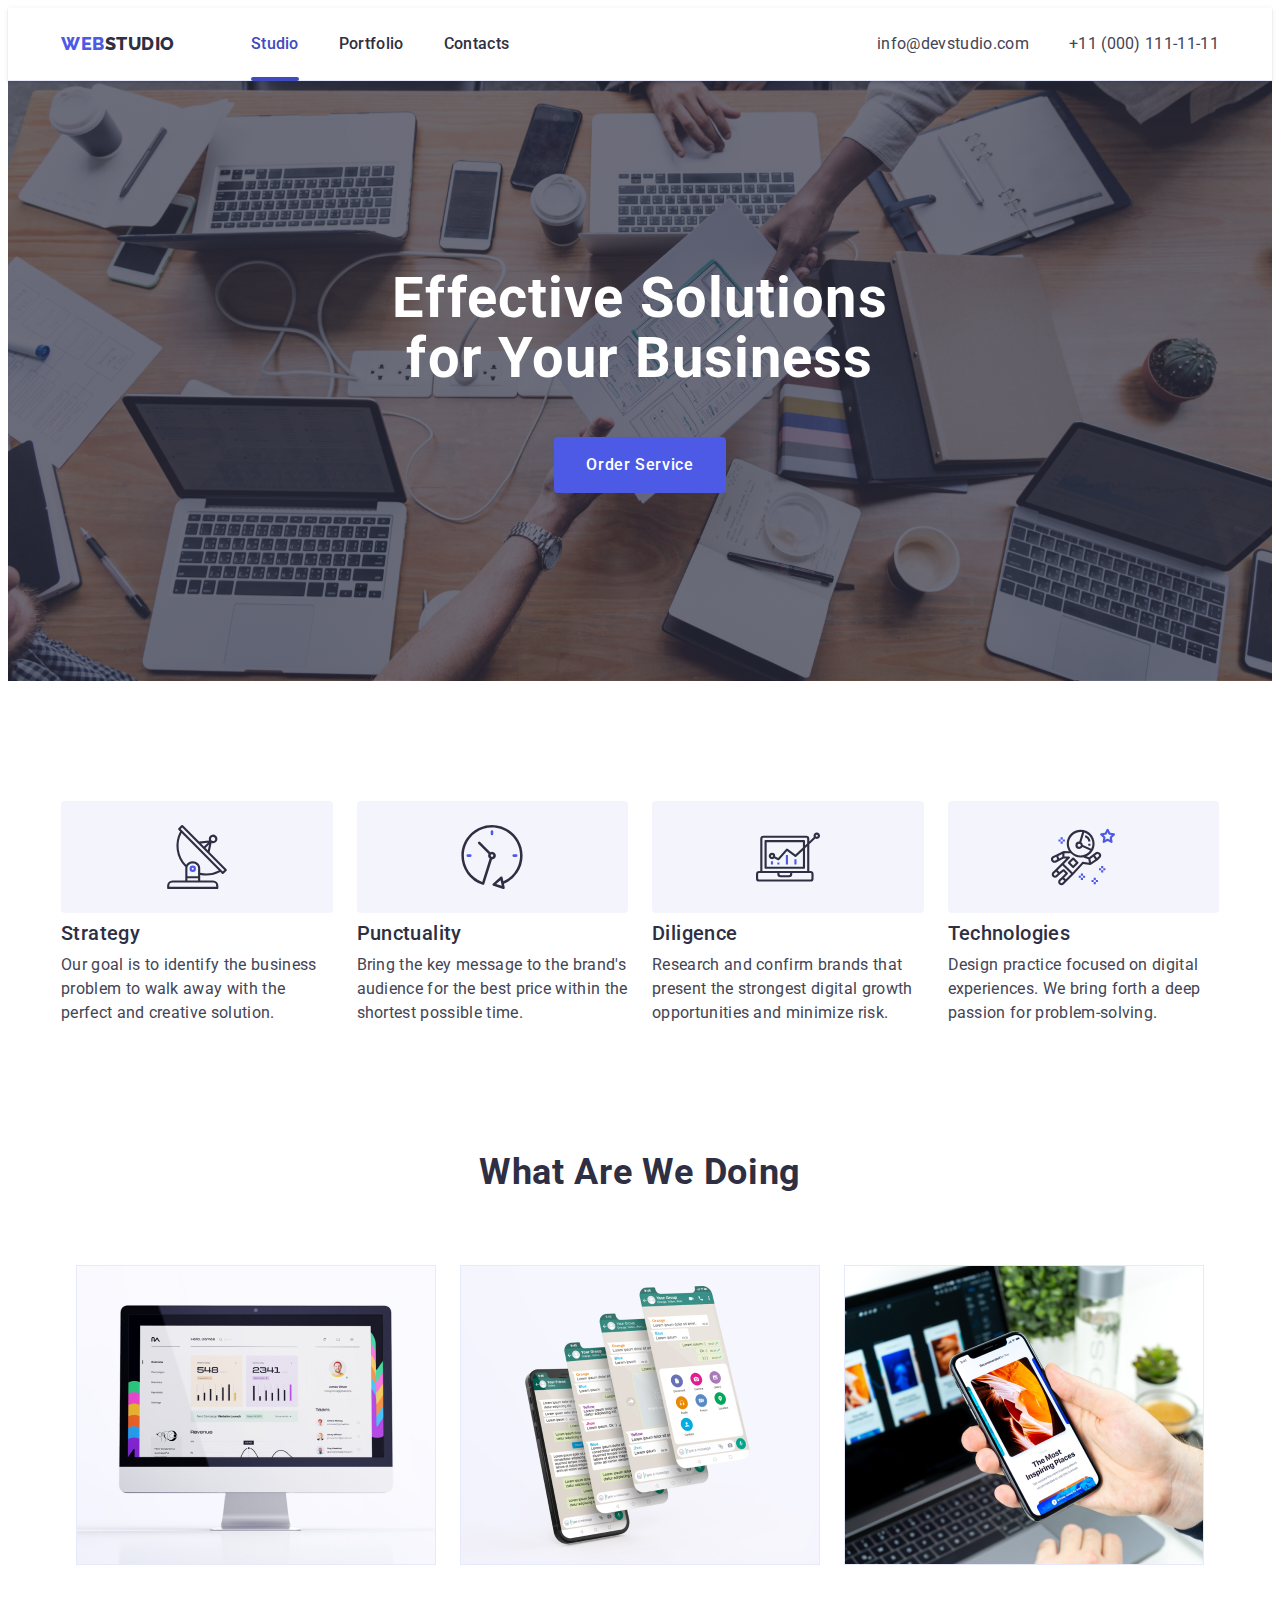
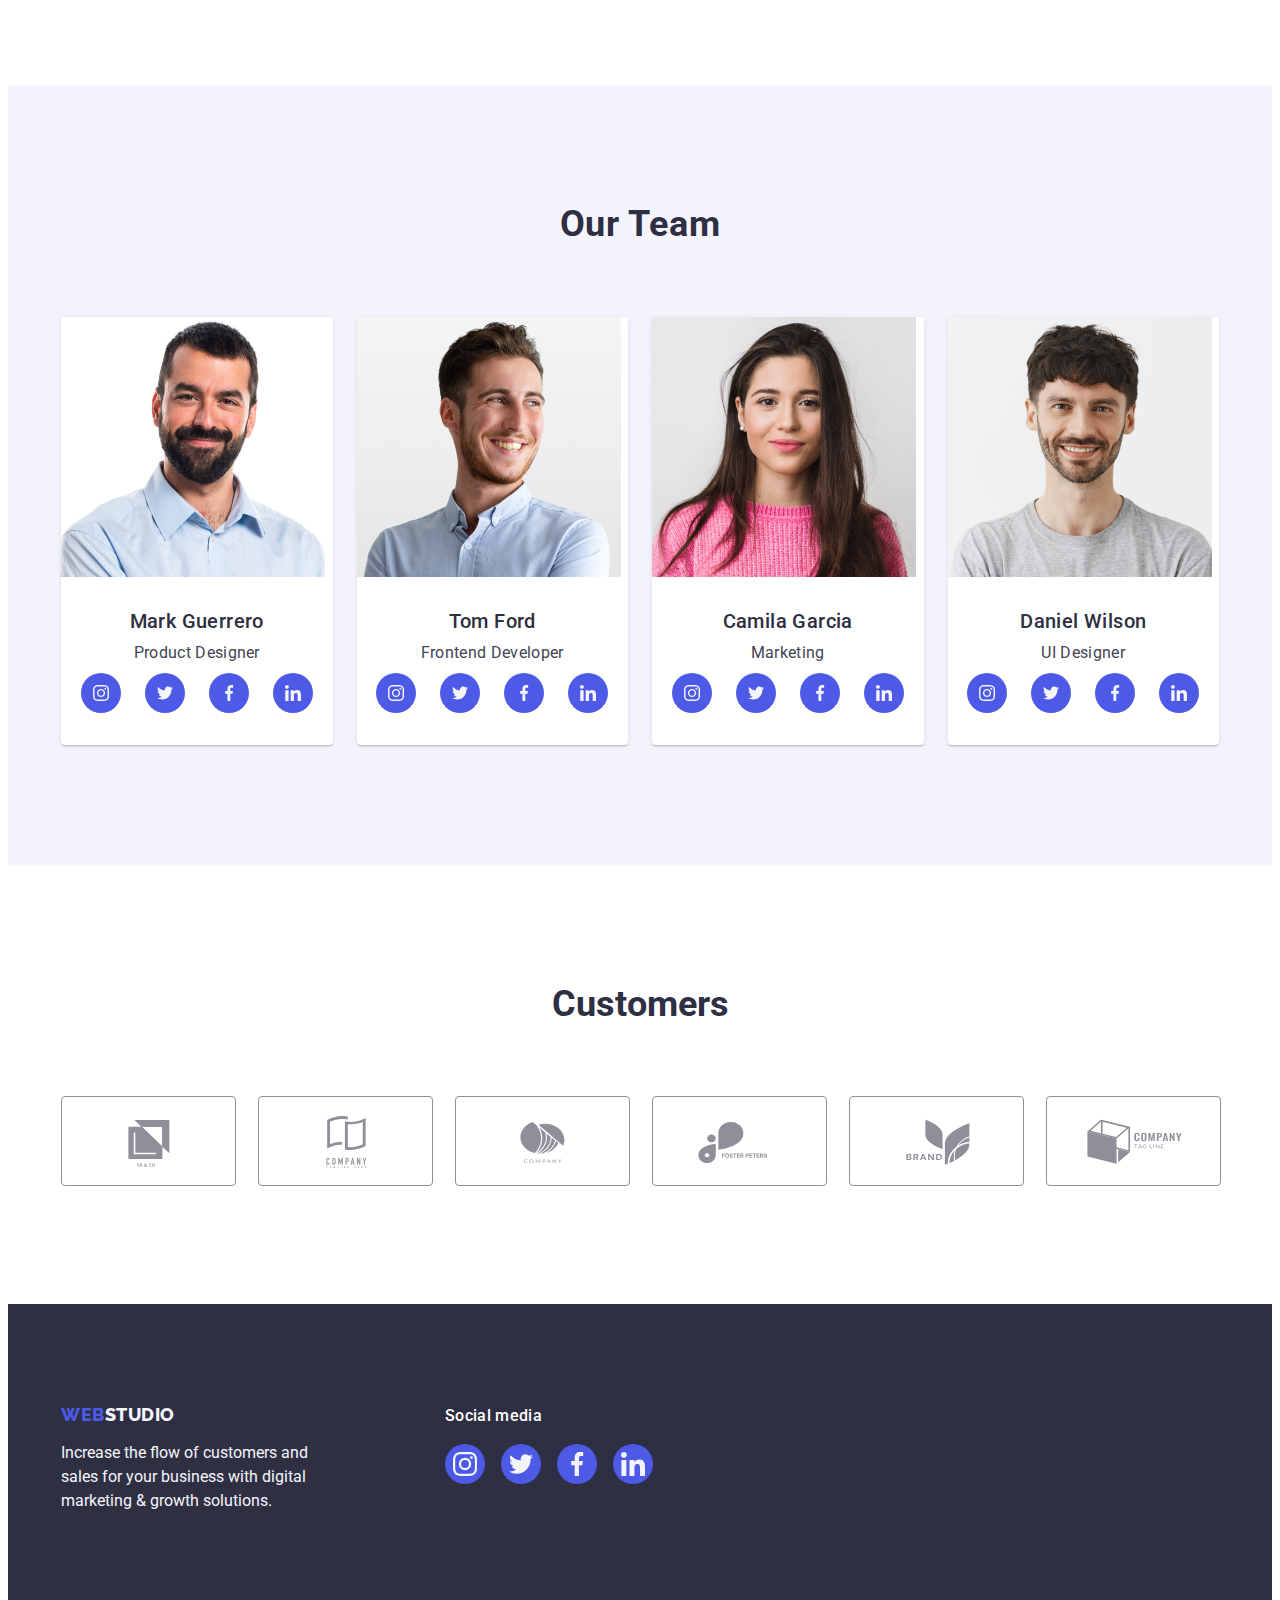
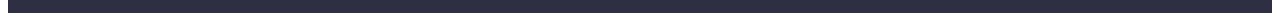
<file: index.html>
<!DOCTYPE html>
<html lang="en">
  <head>
    <meta charset="UTF-8" />
    <meta http-equiv="X-UA-Compatible" content="IE=edge" />
    <meta name="viewport" content="width=device-width, initial-scale=1.0" />
    <link rel="preconnect" href="https://fonts.googleapis.com" />
    <link rel="preconnect" href="https://fonts.gstatic.com" crossorigin />
    <link
      href="https://fonts.googleapis.com/css2?family=Raleway:wght@800&family=Roboto:wght@400;500;700&display=swap"
      rel="stylesheet"
    />
    <link
      rel="stylesheet"
      href="https://cdnjs.cloudflare.com/ajax/libs/modern-normalize/1.1.0/modern-normalize.min.css"
      integrity="sha512-wpPYUAdjBVSE4KJnH1VR1HeZfpl1ub8YT/NKx4PuQ5NmX2tKuGu6U/JRp5y+Y8XG2tV+wKQpNHVUX03MfMFn9Q=="
      crossorigin="anonymous"
      referrerpolicy="no-referrer"
    />
    <link rel="stylesheet" href="./css/style.css" />
    <title>Webstudio</title>
  </head>
  <body>
    <!--Header section-->
    <header class="header">
      <div class="header-container container">
        <nav class="nav">
          <a class="link-logo link" href="./index.html"
            >Web<span class="link-first">Studio</span></a
          >
          <ul class="header-nav-list">
            <li class="item">
              <a class="link nav-link active" href="./index.html">Studio</a>
            </li>
            <li class="item">
              <a class="link nav-link" href="./portfolio.html">Portfolio</a>
            </li>
            <li class="item">
              <a class="link nav-link" href="">Contacts</a>
            </li>
          </ul>
        </nav>
        <address class="adress">
          <ul class="header-link link-list list">
            <li class="item">
              <a
                class="header-contact link-list link"
                href="mailto:info@devstudio.com"
                >info@devstudio.com</a
              >
            </li>
            <li class="item">
              <a class="header-contact link-list link" href="tel:+110001111111"
                >+11 (000) 111-11-11</a
              >
            </li>
          </ul>
        </address>
      </div>
    </header>
    <main>
      <!--Hero section-->
      <section class="hero-section">
        <div class="container hero-container">
          <h1 class="main-title">Effective Solutions for Your Business</h1>
          <button class="main-btn modal-btn btn" type="button" data-modal-open>Order Service</button>
        </div>
      </section>
      <!--Feature section-->
      <section class="feature-section">
        <div class="feature-container container">
          <h2 class="visually-hidden">Peculiarity</h2>
          <ul class="feature-list feature-block list">
            <li class="feature-item">
              <div class="feature-style-icon">
                <svg class="pictogram" width="64" height="64">
                  <use href="./images/icons.svg#antenna"></use>
                </svg>
              </div>
              <h3 class="title">Strategy</h3>
              <p class="desc">
                Our goal is to identify the business problem to walk away with
                the perfect and creative solution.
              </p>
            </li>
            <li class="feature-item">
              <div class="feature-style-icon">
                <svg class="pictogram" width="64" height="64">
                  <use href="./images/icons.svg#clock"></use>
                </svg>
              </div>
              <h3 class="title">Punctuality</h3>
              <p class="desc">
                Bring the key message to the brand's audience for the best price
                within the shortest possible time.
              </p>
            </li>
            <li class="feature-item">
              <div class="feature-style-icon">
                <svg class="pictogram" width="64" height="64">
                  <use href="./images/icons.svg#diagram"></use>
                </svg>
              </div>
              <h3 class="title">Diligence</h3>
              <p class="desc">
                Research and confirm brands that present the strongest digital
                growth opportunities and minimize risk.
              </p>
            </li>
            <li class="feature-item">
              <div class="feature-style-icon">
                <svg class="pictogram" width="64" height="64">
                  <use href="./images/icons.svg#astronaut"></use>
                </svg>
              </div>
              <h3 class="title">Technologies</h3>
              <p class="desc">
                Design practice focused on digital experiences. We bring forth a
                deep passion for problem-solving.
              </p>
            </li>
          </ul>
        </div>
      </section>
      <!--Actions section-->
      <section class="actions-section">
        <div class="container">
          <h2 class="section-title title-name">What are we doing</h2>
          <ul class="actions-list list">
            <li class="actions-item">
              <img
                class="actions-img"
                src="./images/WhatAreWeDoing/monitor.jpg"
                alt="monitor"
                width="360"
              />
            </li>
            <li class="actions-item">
              <img
                class="actions-img"
                src="./images/WhatAreWeDoing/phone.jpg"
                alt="phone"
                width="360"
              />
            </li>
            <li class="actions-item">
              <img
                class="actions-img"
                src="./images/WhatAreWeDoing/laptop.jpg"
                alt="laptop"
                width="360"
              />
            </li>
          </ul>
        </div>
      </section>
      <!--Team section-->
      <section class="team-section">
        <div class="container">
          <h2 class="team-title">Our Team</h2>
          <ul class="command-list list">
            <li class="command-item">
              <img
                class="command-img"
                src="./images/Team/Img1.jpg"
                alt="Mark Guerrero"
                width="264"
                height="260"
              />
              <div class="name-prof-title">
                <h3 class="command-title">Mark Guerrero</h3>
                <p class="desc">Product Designer</p>
                <ul class="socials list">
                  <li class="socials-item">
                    <a class="socials-link link" href="" target="_blank" rel="noopener noreferrer" aria-label="instagram icon">
                      <svg class="socials-icon" width="16" height="16">
                        <use href="./images/icons.svg#instagram"></use>
                      </svg>
                    </a>
                  </li>
                  <li class="socials-item">
                    <a class="socials-link link" href="" target="_blank" rel="noopener noreferrer" aria-label="twitter icon">
                      <svg class="socials-icon" width="16" height="16">
                        <use href="./images/icons.svg#twitter"></use>
                      </svg>
                    </a>
                  </li>
                  <li class="socials-item">
                    <a class="socials-link link" href="" target="_blank" rel="noopener noreferrer" aria-label="facebook icon">
                      <svg class="socials-icon" width="16" height="16">
                        <use href="./images/icons.svg#facebook"></use>
                      </svg>
                    </a>
                  </li>
                  <li class="socials-item">
                    <a class="socials-link link" href="" target="_blank" rel="noopener noreferrer" aria-label="linkedin icon">
                      <svg class="socials-icon" width="16" height="16">
                        <use href="./images/icons.svg#linkedin"></use>
                      </svg>
                    </a>
                  </li>
                </ul>
              </div>
            </li>
            <li class="command-item">
              <img
                class="command-img"
                src="./images/Team/Img2.jpg"
                alt="Tom Ford"
                width="264"
                height="260"
              />
              <div class="name-prof-title">
                <h3 class="command-title">Tom Ford</h3>
                <p class="desc">Frontend Developer</p>
                <ul class="socials list">
                  <li class="socials-item">
                    <a class="socials-link link" href="" target="_blank" rel="noopener noreferrer" aria-label="instagram icon">
                      <svg class="socials-icon" width="16" height="16">
                        <use href="./images/icons.svg#instagram"></use>
                      </svg>
                    </a>
                  </li>
                  <li class="socials-item">
                    <a class="socials-link link" href="" target="_blank" rel="noopener noreferrer" aria-label="twitter icon">
                      <svg class="socials-icon" width="16" height="16">
                        <use href="./images/icons.svg#twitter"></use>
                      </svg>
                    </a>
                  </li>
                  <li class="socials-item">
                    <a class="socials-link link" href="" target="_blank" rel="noopener noreferrer" aria-label="facebook icon">
                      <svg class="socials-icon" width="16" height="16">
                        <use href="./images/icons.svg#facebook"></use>
                      </svg>
                    </a>
                  </li>
                  <li class="socials-item">
                    <a class="socials-link link" href="" target="_blank" rel="noopener noreferrer" aria-label="linkedin icon">
                      <svg class="socials-icon" width="16" height="16">
                        <use href="./images/icons.svg#linkedin"></use>
                      </svg>
                    </a>
                  </li>
                </ul>
              </div>
            </li>
            <li class="command-item">
              <img
                class="command-img"
                src="./images/Team/Img3.jpg"
                alt="Camila Garcia"
                width="264"
                height="260"
              />
              <div class="name-prof-title">
                <h3 class="command-title">Camila Garcia</h3>
                <p class="desc">Marketing</p>
                <ul class="socials list">
                  <li class="socials-item">
                    <a class="socials-link link" href="" target="_blank" rel="noopener noreferrer" aria-label="instagram icon">
                      <svg class="socials-icon" width="16" height="16">
                        <use href="./images/icons.svg#instagram"></use>
                      </svg>
                    </a>
                  </li>
                  <li class="socials-item">
                    <a class="socials-link link" href="" target="_blank" rel="noopener noreferrer" aria-label="twitter icon">
                      <svg class="socials-icon" width="16" height="16">
                        <use href="./images/icons.svg#twitter"></use>
                      </svg>
                    </a>
                  </li>
                  <li class="socials-item">
                    <a class="socials-link link" href="" target="_blank" rel="noopener noreferrer" aria-label="facebook icon">
                      <svg class="socials-icon" width="16" height="16">
                        <use href="./images/icons.svg#facebook"></use>
                      </svg>
                    </a>
                  </li>
                  <li class="socials-item">
                    <a class="socials-link link" href="" target="_blank" rel="noopener noreferrer" aria-label="linkedin icon">
                      <svg class="socials-icon" width="16" height="16">
                        <use href="./images/icons.svg#linkedin"></use>
                      </svg>
                    </a>
                  </li>
                </ul>
              </div>
            </li>
            <li class="command-item">
              <img
                class="command-img"
                src="./images/Team/Img4.jpg"
                alt="Daniel Wilson"
                width="264"
                height="260"
              />
              <div class="name-prof-title">
                <h3 class="command-title">Daniel Wilson</h3>
                <p class="desc">UI Designer</p>
                <ul class="socials list">
                  <li class="socials-item">
                    <a class="socials-link link" href="" target="_blank" rel="noopener noreferrer" aria-label="instagram icon">
                      <svg class="socials-icon" width="16" height="16">
                        <use href="./images/icons.svg#instagram"></use>
                      </svg>
                    </a>
                  </li>
                  <li class="socials-item">
                    <a class="socials-link link" href="" target="_blank" rel="noopener noreferrer" aria-label="twitter icon">
                      <svg class="socials-icon" width="16" height="16">
                        <use href="./images/icons.svg#twitter"></use>
                      </svg>
                    </a>
                  </li>
                  <li class="socials-item">
                    <a class="socials-link link" href="" target="_blank" rel="noopener noreferrer" aria-label="facebook icon">
                      <svg class="socials-icon" width="16" height="16">
                        <use href="./images/icons.svg#facebook"></use>
                      </svg>
                    </a>
                  </li>
                  <li class="socials-item">
                    <a class="socials-link link" href="" target="_blank" rel="noopener noreferrer" aria-label="linkedin icon">
                      <svg class="socials-icon" width="16" height="16">
                        <use href="./images/icons.svg#linkedin"></use>
                      </svg>
                    </a>
                  </li>
                </ul>
              </div>
            </li>
          </ul>
        </div>
      </section>
      <!-- Customers section -->
      <section class="customers-section">
        <div class="container">
          <h2 class="customers-title">Customers</h2>
          <ul class="customers-list list">
            <li class="customers-item">
              <a class="customers-link" href="">
                <svg class="emblem-logo-icon" width="104" height="56">
                  <use href="./images/icons.svg#First"></use>
                </svg>
              </a>
            </li>
            <li class="customers-item">
              <a class="customers-link" href="">
                <svg class="emblem-logo-icon" width="104" height="56">
                  <use href="./images/icons.svg#Second"></use>
                </svg>
              </a>
            </li>
            <li class="customers-item">
              <a class="customers-link" href="">
                <svg class="emblem-logo-icon" width="104" height="56">
                  <use href="./images/icons.svg#Third"></use>
                </svg>
              </a>
            </li>
            <li class="customers-item">
              <a class="customers-link" href="">
                <svg class="emblem-logo-icon" width="104" height="56">
                  <use href="./images/icons.svg#Fourth"></use>
                </svg>
              </a>
            </li>
            <li class="customers-item">
              <a class="customers-link" href="">
                <svg class="emblem-logo-icon" width="104" height="56">
                  <use href="./images/icons.svg#Fifth"></use>
                </svg>
              </a>
            </li>
            <li class="customers-item">
              <a class="customers-link" href="">
                <svg class="emblem-logo-icon" width="104" height="56">
                  <use href="./images/icons.svg#Sixth"></use>
                </svg>
              </a>
            </li>
          </ul>
        </div>
      </section>
    </main>
    <!--Footer-->
    <footer class="footer">
      <div class="container-footer container">
        <div class="footer-block">
          <a class="link link-logo-footer" href="./index.html"
            >Web<span class="logo-second">Studio</span></a>
          <p class="text">
            Increase the flow of customers and sales for your business with
            digital marketing &amp; growth solutions.
          </p>
        </div>
        <div class="footer-media-link">
            <p class="footer-text">Social media</p>
            <ul class="footer-social list">
                  <li class="socials-item">
                    <a class="socials-link-footer link" href="" target="_blank" rel="noopener noreferrer" aria-label="instagram icon">
                      <svg class="socials-icon" width="24" height="24">
                        <use href="./images/icons.svg#instagram"></use>
                      </svg>
                    </a>
                  </li>
                  <li class="socials-item">
                    <a class="socials-link-footer link" href="" target="_blank" rel="noopener noreferrer" aria-label="twitter icon">
                      <svg class="socials-icon" width="24" height="24">
                        <use href="./images/icons.svg#twitter"></use>
                      </svg>
                    </a>
                  </li>
                  <li class="socials-item">
                    <a class="socials-link-footer link" href="" target="_blank" rel="noopener noreferrer" aria-label="facebook icon">
                      <svg class="socials-icon" width="24" height="24">
                        <use href="./images/icons.svg#facebook"></use>
                      </svg>
                    </a>
                  </li>
                  <li class="socials-item">
                    <a class="socials-link-footer link" href="" target="_blank" rel="noopener noreferrer" aria-label="linkedin icon">
                      <svg class="socials-icon" width="24" height="24">
                        <use href="./images/icons.svg#linkedin"></use>
                      </svg>
                    </a>
                  </li>
                </ul>
        </div>
      </div>
    </footer>
    <!-- Modal window -->
    <div class="backdrop is-hidden" data-modal>
      <div class="modal">
        <button class="modal-close-window" type="button" data-modal-close>
          <svg class="modal-close-icon close-icon" width="8" height="8">
            <use href="./images/icons.svg#close-icon"></use>
          </svg>
        </button>
      </div>
    </div>
    <script src="./js/modal.js"></script>
  </body>
</html>
</file>
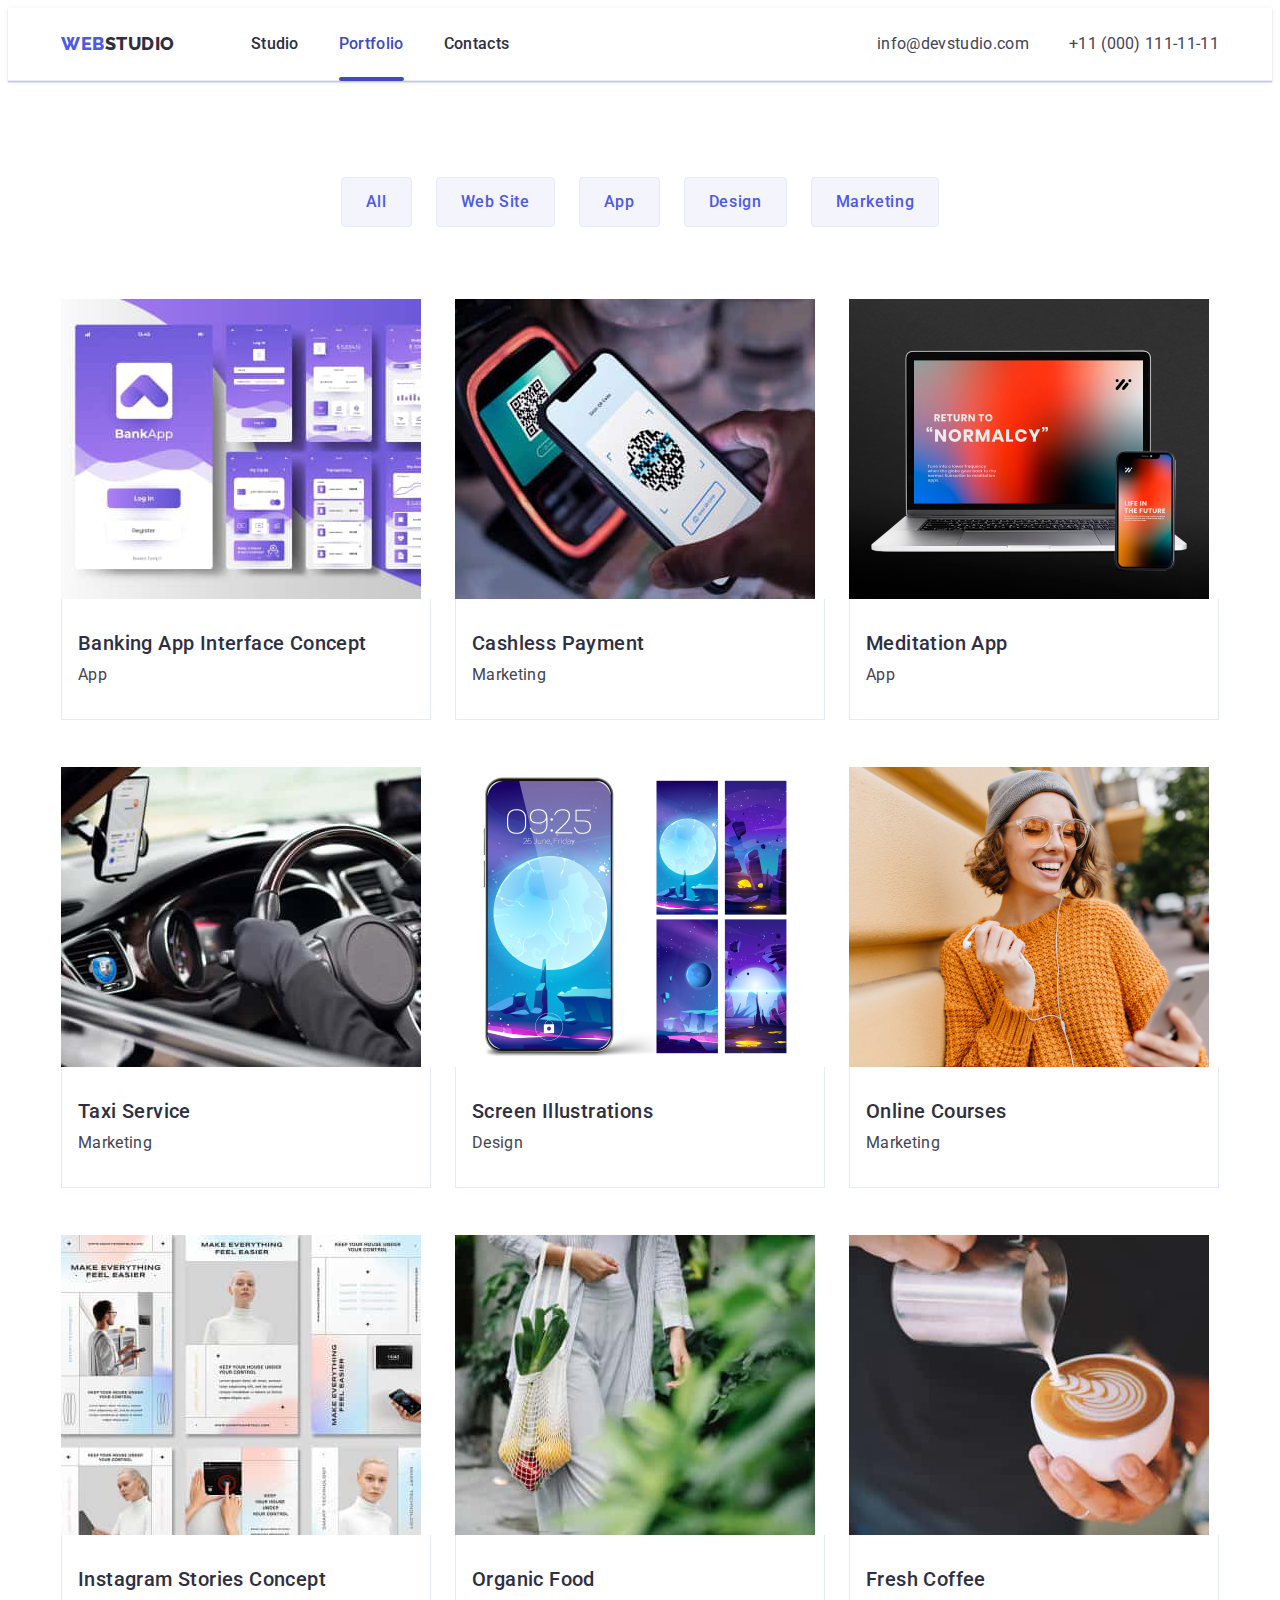
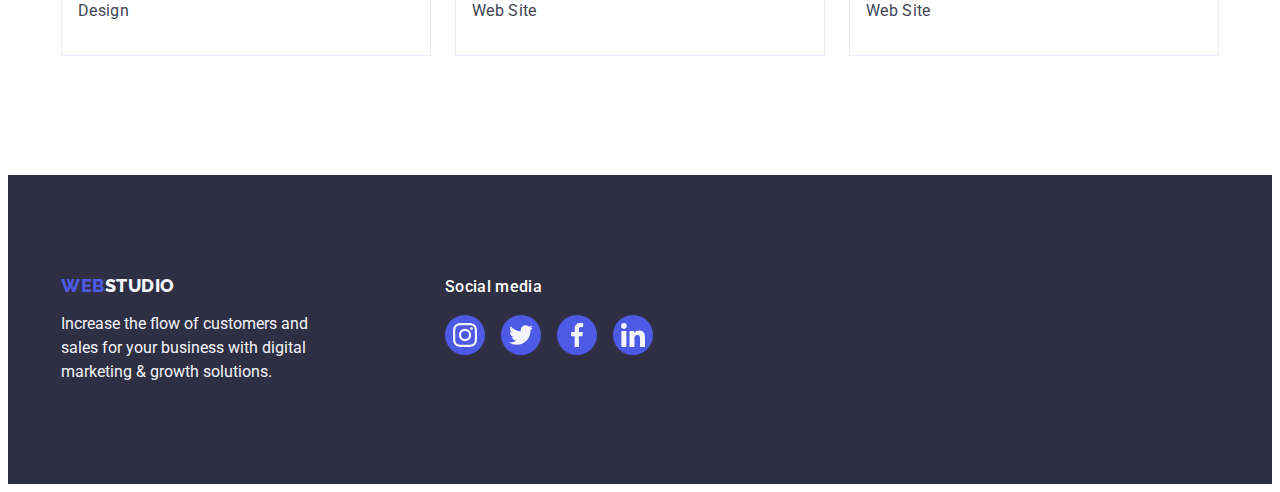
<file: portfolio.html>
<!DOCTYPE html>
<html lang="en">
  <head>
    <meta charset="UTF-8" />
    <meta http-equiv="X-UA-Compatible" content="IE=edge" />
    <meta name="viewport" content="width=device-width, initial-scale=1.0" />
    <!-- Fonts styles -->
    <link rel="preconnect" href="https://fonts.googleapis.com" />
    <link rel="preconnect" href="https://fonts.gstatic.com" crossorigin />
    <link
      href="https://fonts.googleapis.com/css2?family=Raleway:wght@800&family=Roboto:wght@400;500;700&display=swap"
      rel="stylesheet"
    />
    <!-- Custom styles -->
    <link
      rel="stylesheet"
      href="https://cdnjs.cloudflare.com/ajax/libs/modern-normalize/1.1.0/modern-normalize.min.css"
      integrity="sha512-wpPYUAdjBVSE4KJnH1VR1HeZfpl1ub8YT/NKx4PuQ5NmX2tKuGu6U/JRp5y+Y8XG2tV+wKQpNHVUX03MfMFn9Q=="
      crossorigin="anonymous"
      referrerpolicy="no-referrer"
    />
    <link rel="stylesheet" href="./css/style.css" />
    <title>Portfolio</title>
  </head>
  <body>
    <!--Header section-->
    <header class="header">
      <div class="header-container container">
        <nav class="nav">
          <a class="link-logo link" href="./index.html"
            >Web<span class="link-first">Studio</span></a
          >
          <ul class="header-nav-list">
            <li class="item">
              <a class="link nav-link" href="./index.html">Studio</a>
            </li>
            <li class="item">
              <a class="link nav-link active" href="./portfolio.html"
                >Portfolio</a
              >
            </li>
            <li class="item">
              <a class="link nav-link" href="">Contacts</a>
            </li>
          </ul>
        </nav>
        <address class="adress">
          <ul class="header-link link-list list">
            <li class="item">
              <a
                class="header-contact link-list link"
                href="mailto:info@devstudio.com"
                >info@devstudio.com</a
              >
            </li>
            <li class="item">
              <a class="link-list link" href="tel:+110001111111"
                >+11 (000) 111-11-11</a
              >
            </li>
          </ul>
        </address>
      </div>
    </header>
    <main class="main-section">
      <!-- About section -->
      <section class="navigator-section">
        <div class="container">
          <!-- Button -->
          <h1 class="visually-hidden">Portfolio</h1>
          <ul class="navigator-list list">
            <li class="navigator-item">
              <button class="navigator-btn" type="button">All</button>
            </li>
            <li class="navigator-item">
              <button class="navigator-btn" type="button">Web Site</button>
            </li>
            <li class="navigator-item">
              <button class="navigator-btn" type="button">App</button>
            </li>
            <li class="navigator-item">
              <button class="navigator-btn" type="button">Design</button>
            </li>
            <li class="navigator-item">
              <button class="navigator-btn" type="button">Marketing</button>
            </li>
          </ul>
          <ul class="poster-list list">
            <li class="poster-item item">
              <a class="link-card link" href="">
                  <div class="poster-thumb">
                    <img
                      class="logo-img"
                      src="./images/portfolio/cabinet.jpg"
                      alt="bank cabinet"
                      width="360"
                      height="300"
                    />
                    <p class="poster-text">
                        14 Stylish and User-Friendly App Design Concepts · Task
                        Manager App · Calorie Tracker App · Exotic Fruit Ecommerce
                        App · Cloud Storage App
                    </p>
                  </div>
                <div class="poster-card">
                  <h2 class="poster-subtitle">Banking App Interface Concept</h2>
                  <p class="poster-position">App</p>
                </div>
              </a>
            </li>
            <li class="poster-item item">
              <a class="link-card link" href="">
                <div class="poster-thumb">
                  <img
                    class="logo-img"
                    src="./images/portfolio/cash.jpg"
                    alt="cashless payment"
                    width="360"
                    height="300"
                  />
                  <p class="poster-text">
                      14 Stylish and User-Friendly App Design Concepts · Task
                      Manager App · Calorie Tracker App · Exotic Fruit Ecommerce
                      App · Cloud Storage App
                  </p>
                </div>
                <div class="poster-card">
                  <h2 class="poster-subtitle">Cashless Payment</h2>
                  <p class="poster-position">Marketing</p>
                </div>
              </a>
            </li>
            <li class="poster-item item">
              <a class="link-card link" href="">
                <div class="poster-thumb">
                  <img
                    class="logo-img"
                    src="./images/portfolio/meditation.jpg"
                    alt="laptop and phone"
                    width="360"
                    height="300"
                  />
                    <p class="poster-text">
                        14 Stylish and User-Friendly App Design Concepts · Task
                        Manager App · Calorie Tracker App · Exotic Fruit Ecommerce
                        App · Cloud Storage App
                    </p>                  
                </div>
                <div class="poster-card">
                  <h2 class="poster-subtitle">Meditation App</h2>
                  <p class="poster-position">App</p>
                </div>
              </a>
            </li>
            <li class="poster-item item">
              <a class="link-card link" href="">
                <div class="poster-thumb">
                  <img
                    class="logo-img"
                    src="./images/portfolio/taxi.jpg"
                    alt="taxi"
                    width="360"
                    height="300"
                  />
                    <p class="poster-text">
                          14 Stylish and User-Friendly App Design Concepts · Task
                          Manager App · Calorie Tracker App · Exotic Fruit Ecommerce
                          App · Cloud Storage App
                    </p>
                </div> 
                <div class="poster-card">
                  <h2 class="poster-subtitle">Taxi Service</h2>
                  <p class="poster-position">Marketing</p>
                </div>
              </a>
            </li>
            <li class="poster-item item">
              <a class="link-card link" href="">
                <div class="poster-thumb">
                  <img
                    class="logo-img"
                    src="./images/portfolio/screen.jpg"
                    alt="screenshot"
                    width="360"
                    height="300"
                  />
                  <p class="poster-text">
                          14 Stylish and User-Friendly App Design Concepts · Task
                          Manager App · Calorie Tracker App · Exotic Fruit Ecommerce
                          App · Cloud Storage App
                      </p>
                </div> 
                <div class="poster-card">
                  <h2 class="poster-subtitle">Screen Illustrations</h2>
                  <p class="poster-position">Design</p>
                </div>
              </a>
            </li>
            <li class="poster-item item">
              <a class="link-card link" href="">
                <div class="poster-thumb">
                  <img
                    class="logo-img"
                    src="./images/portfolio/girl.jpg"
                    alt="girl with phone"
                    width="360"
                    height="300"
                  />
                  <p class="poster-text">
                          14 Stylish and User-Friendly App Design Concepts · Task
                          Manager App · Calorie Tracker App · Exotic Fruit Ecommerce
                          App · Cloud Storage App
                      </p>
                </div> 
                <div class="poster-card">
                  <h2 class="poster-subtitle">Online Courses</h2>
                  <p class="poster-position">Marketing</p>
                </div>
              </a>
            </li>
            <li class="poster-item item">
              <a class="link-card link" href="">
                <div class="poster-thumb">
                  <img
                    class="logo-img"
                    src="./images/portfolio/instagram.jpg"
                    alt="instagram stories"
                    width="360"
                    height="300"
                  />
                  <p class="poster-text">
                          14 Stylish and User-Friendly App Design Concepts · Task
                          Manager App · Calorie Tracker App · Exotic Fruit Ecommerce
                          App · Cloud Storage App
                      </p>
                </div> 
                <div class="poster-card">
                  <h2 class="poster-subtitle">Instagram Stories Concept</h2>
                  <p class="poster-position">Design</p>
                </div>
              </a>
            </li>
            <li class="poster-item item">
              <a class="link-card link" href="">
                <div class="poster-thumb">
                  <img
                    class="logo-img"
                    src="./images/portfolio/food.jpg"
                    alt="organic food"
                    width="360"
                    height="300"
                  />
                  <p class="poster-text">
                          14 Stylish and User-Friendly App Design Concepts · Task
                          Manager App · Calorie Tracker App · Exotic Fruit Ecommerce
                          App · Cloud Storage App
                      </p>
                </div> 
                <div class="poster-card">
                  <h2 class="poster-subtitle">Organic Food</h2>
                  <p class="poster-position">Web Site</p>
                </div>
              </a>
            </li>
            <li class="poster-item item">
              <a class="link-card link" href="">
                <div class="poster-thumb">
                  <img
                    class="logo-img"
                    src="./images/portfolio/coffee.jpg"
                    alt="coffee cup"
                    width="360"
                    height="300"
                  />
                  <p class="poster-text">
                          14 Stylish and User-Friendly App Design Concepts · Task
                          Manager App · Calorie Tracker App · Exotic Fruit Ecommerce
                          App · Cloud Storage App
                      </p>
                </div> 
                <div class="poster-card">
                  <h2 class="poster-subtitle">Fresh Coffee</h2>
                  <p class="poster-position">Web Site</p>
                </div>
              </a>
            </li>
          </ul>
        </div>
      </section>
    </main>
    <!--Footer-->
    <footer class="footer">
      <div class="container-footer container">
        <div class="footer-block">
          <a class="link link-logo-footer" href="./index.html"
            >Web<span class="logo-second">Studio</span></a
          >
          <p class="text">
            Increase the flow of customers and sales for your business with
            digital marketing &amp; growth solutions.
          </p>
        </div>
        <div class="footer-media-link">
          <p class="footer-text">Social media</p>
          <ul class="footer-social list">
            <li class="socials-item">
              <a
                class="socials-link-footer link"
                href=""
                target="_blank"
                rel="noopener noreferrer"
                aria-label="instagram icon"
              >
                <svg class="socials-icon" width="24" height="24">
                  <use href="./images/icons.svg#instagram"></use>
                </svg>
              </a>
            </li>
            <li class="socials-item">
              <a
                class="socials-link-footer link"
                href=""
                target="_blank"
                rel="noopener noreferrer"
                aria-label="twitter icon"
              >
                <svg class="socials-icon" width="24" height="24">
                  <use href="./images/icons.svg#twitter"></use>
                </svg>
              </a>
            </li>
            <li class="socials-item">
              <a
                class="socials-link-footer link"
                href=""
                target="_blank"
                rel="noopener noreferrer"
                aria-label="facebook icon"
              >
                <svg class="socials-icon" width="24" height="24">
                  <use href="./images/icons.svg#facebook"></use>
                </svg>
              </a>
            </li>
            <li class="socials-item">
              <a
                class="socials-link-footer link"
                href=""
                target="_blank"
                rel="noopener noreferrer"
                aria-label="linkedin icon"
              >
                <svg class="socials-icon" width="24" height="24">
                  <use href="./images/icons.svg#linkedin"></use>
                </svg>
              </a>
            </li>
          </ul>
        </div>
      </div>
    </footer>
  </body>
</html>
</file>
<file: css/style.css>
:root {
  /* Color */
  --secondary-txt-cl: #434455;
  --main-txt-cl: #2e2f42;
  --logo-txt-cl: #4d5ae5;
  --main-footer-cl: #f4f4fd;
  --header-cl: #ffffff;
  --btn-f-bg: #404bbf;
  --footer-bg-cl: #31d0aa;
  --customers-cl: #8e8f99;
  --modal-cl: #fcfcfc;
  --bcg-btn: #e7e9fc;

  /* Fonts */
  --primary-font: Roboto, sans-serif;
  --secondaty-font: Raleway, sans-serif;

  /* Others */
}
ul {
  padding: 0;
  margin: 0;
}

/* Header */

.header {
  position: relative;

  background: var(--header-cl);
  border-bottom: 1px solid #e7e9fc;
  box-shadow: 0px 2px 1px rgba(46, 47, 66, 0.08),
    0px 1px 1px rgba(46, 47, 66, 0.16), 0px 1px 6px rgba(46, 47, 66, 0.08);
}

.header-container {
  display: flex;
  align-items: center;
}

.header-contact {
  transition: color 250ms cubic-bezier(0.4, 0, 0.2, 1);
}

.list {
  list-style: none;
  color: var(--main-txt-cl);
  display: flex;
}

body {
  font-family: var(--primary-font);
  font-size: 16px;
  color: var(--secondary-txt-cl);
  background-color: var(--header-cl);
}

.link {
  text-decoration: none;
}

.nav {
  display: flex;
  align-items: center;
}

.header-nav-list {
  list-style: none;
  display: flex;
  gap: 40px;
}

.header-nav-list,
.header-link,
.link-logo {
  padding: 0;
  margin: 0;
}

.header-link {
  gap: 40px;

  /* transition: color 250ms cubic-bezier(0.4, 0, 0.2, 1); */
}

.link-logo {
  margin-right: 76px;
}

/* Reset */
h1,
h2,
h3,
h4,
h5,
h6,
p {
  margin: 0;
}

img {
  display: block;
  max-width: 100%;
  height: auto;
}

.button {
  cursor: pointer;
}

.container {
  width: 1158px;
  padding: 0 15px;
  margin: 0 auto;

  /* outline: 2px solid red;
  outline-offset: -2px; */
}

.nav-link {
  font-weight: 500;
  font-size: 16px;
  line-height: 1.5;
  letter-spacing: 0.02em;
  color: var(--main-txt-cl);
  display: block;
  padding: 24px 0;
  position: relative;

  transition: color 250ms cubic-bezier(0.4, 0, 0.2, 1);
}

.nav-link::after {
  content: "";
  width: 100%;
  height: 4px;
  display: block;
  position: absolute;
  bottom: 0;
  left: 0;
  bottom: -1px;

  border-radius: 2px;
  transition: color 250ms cubic-bezier(0.4, 0, 0.2, 1);
}

.nav-link.active::after {
  background-color: var(--btn-f-bg);
}

.nav-link.active {
  color: var(--btn-f-bg);
}

.item:hover,
.item:focus {
  color: var(--secondary-txt-cl);
}

.item {
  color: var(--secondary-txt-cl);
  gap: 40px;
}

.section {
  font-weight: 700;
  font-size: 36px;
  line-height: 1.11;
  letter-spacing: 0.02em;
  color: var(--main-txt-cl);
}

.adress {
  font-style: normal;
  line-height: 1.5;
  letter-spacing: 0.02em;
  color: var(--secondary-txt-cl);
  text-decoration: none;
  margin-left: auto;
  gap: 40px;
}

/* Logo webstudio */
/* top line */

.link-logo,
.link-logo-footer {
  font-family: var(--secondaty-font);
  font-weight: 800;
  font-size: 18px;
  line-height: 1.17;
  align-items: center;
  letter-spacing: 0.03em;
  text-transform: uppercase;
  color: var(--logo-txt-cl);
  text-decoration: none;
  display: inline-block;
}

.link-logo-footer {
  margin-bottom: 16px;
}

.link-first {
  color: var(--main-txt-cl);
}

.link-list {
  color: var(--secondary-txt-cl);

  transition: color 250ms cubic-bezier(0.4, 0, 0.2, 1);
}

/* Main title */

.main-title {
  font-size: 56px;
  line-height: 1.07;
  text-align: center;
  letter-spacing: 0.02em;
  color: #ffffff;
  max-width: 496px;
  margin: 0 auto;
  margin-bottom: 48px;
}

.hero-section {
  margin: 0 auto;
  background: var(--main-txt-cl);
  padding: 188px 0;
  background-image: linear-gradient(
      rgba(46, 47, 66, 0.7),
      rgba(46, 47, 66, 0.7)
    ),
    url(../images/hero/office.jpg);
  max-width: 1440px;
  background-repeat: no-repeat;
  background-size: cover;
  background-position: center;
}

.btn {
  font-family: var(--primary-font);
  font-weight: 500;
  font-size: 16px;

  min-width: 169px;
  min-height: 56px;
  padding: 16px 32px;

  border-radius: 4px;

  line-height: 1.5;
  letter-spacing: 0.04em;
  color: var(--header-cl);
  background: var(--logo-txt-cl);
  cursor: pointer;

  margin-bottom: 188px;
}



.main-btn {
  display: block;
  margin: 0 auto;
  height: 56px;
  border: none;

  transition: background-color 250ms cubic-bezier(0.4, 0, 0.2, 1);
}

.btn:hover,
.btn:focus {
  background-color: var(--btn-f-bg);
}

.link-list:hover,
.link-list:focus {
  color: var(--btn-f-bg);
}

.nav-link:hover,
.nav-link:focus {
  color: var(--btn-f-bg);
}

.title,
.poster-subtitle {
  font-weight: 500;
  font-size: 20px;
  line-height: 1.2;
  letter-spacing: 0.02em;
  color: var(--main-txt-cl);
  margin-bottom: 8px;
  font-family: var(--primary-font);
  text-decoration: none;
  font-style: normal;
}

.poster-thumb {
  position: relative;
}

/**
  |============================
  | Poster (overlay)
  |============================
*/

.poster-text {
  position: absolute;
  top: 0;
  left: 0;
  padding: 40px 32px;

  width: 100%;
  height: 100%;
  transform: translateY(100%);
}

.poster-text {
  color: var(--main-footer-cl);
}

.desc {
  font-weight: 400;
  font-size: 16px;
  line-height: 1.5;
  letter-spacing: 0.02em;
  color: var(--secondary-txt-cl);
  margin-top: 0;
  padding-bottom: 8px;
}

/* Action section */

.actions-section {
  background: var(--header-cl);
  padding-bottom: 120px;
}

.actions-img {
}

/* Team section */
.team-section {
  background: var(--main-footer-cl);
  padding: 120px 0;
}

.socials-icon {
  fill: var(--main-footer-cl);
}

.socials {
  justify-content: center;
  gap: 24px;
}

.socials-link {
  width: 100%;
  height: 100%;
  background-color: #4d5ae5;
  border-radius: 50%;
  display: flex;
  align-items: center;
  justify-content: center;

  transition: background-color 250ms cubic-bezier(0.4, 0, 0.2, 1);
}

.socials-link:hover,
.socials-link:focus {
  background-color: var(--btn-f-bg);
}

.socials-item {
  width: 40px;
  height: 40px;
}

.team-title {
  margin-bottom: 72px;
  font-size: 36px;
  line-height: 1.11;
  letter-spacing: 0.02em;
  color: var(--main-txt-cl);
  text-decoration: none;
  text-align: center;
  text-transform: capitalize;
  background: var(--main-footer-cl);
}

.command-item {
  background-color: var(--header-cl);
  text-align: center;
  box-shadow: 0px 1px 6px rgba(46, 47, 66, 0.08),
    0px 1px 1px rgba(46, 47, 66, 0.16), 0px 2px 1px rgba(46, 47, 66, 0.08);
  border-radius: 0px 0px 4px 4px;
  width: calc((100% - 72px) / 4);
}

.command-img {
}

.command-title {
  font-size: 20px;
  line-height: 24px;
  letter-spacing: 0.02em;
  font-weight: 500;
  margin-bottom: 8px;
}

.name-prof-title {
  padding: 32px 16px;
  padding: 32px 0 32px;
}

/* Feature section */
.feature-section {
  background: var(--header-cl);
  padding: 120px 0;
}

.feature-style-icon {
  display: flex;
  align-items: center;
  justify-content: center;
  min-width: 264px;
  height: 112px;
  background-color: var(--main-footer-cl);
  border-radius: 4px;
  margin-bottom: 8px;
}

.feature-list {
}

.feature-item {
  width: calc((100% - 72px) / 4);
}

.feature-block {
  justify-content: center;
  gap: 24px;
}

.section-title {
  font-size: 36px;
  line-height: 1.11;
  text-align: center;
  letter-spacing: 0.02em;
  text-transform: capitalize;
  color: var(--main-txt-cl);
}

.title-name {
  margin-top: 0;
  margin-bottom: 72px;
}

/* Footer */
.logo-second {
  font-family: var(--secondaty-font);
  font-weight: 800;
  font-size: 18px;
  line-height: 1.17;
  letter-spacing: 0.03em;
  text-transform: uppercase;
  color: var(--main-footer-cl);
}

.footer {
  background: var(--main-txt-cl);
  padding: 100px 0;
}

.footer-social {
  gap: 16px;
}

.socials-link-footer {
  width: 100%;
  height: 100%;
  background-color: #4d5ae5;
  border-radius: 50%;
  display: flex;
  align-items: center;
  justify-content: center;

  transition: background-color 250ms cubic-bezier(0.4, 0, 0.2, 1);
}

.socials-link-footer:hover,
.socials-link-footer:focus {
  background-color: var(--footer-bg-cl);
}

.container-footer {
  display: flex;
  align-items: baseline;
}

.text {
  width: 264px;
  font-weight: 400;
  font-size: 16px;
  line-height: 1.5;
  color: var(--main-footer-cl);
}

.footer-block {
  margin-right: 120px;
}

.footer-text {
  font-weight: 500;
  font-size: 16px;
  line-height: 1.5;
  letter-spacing: 0.02em;
  color: #ffffff;
  margin-bottom: 16px;
}

/* ----Portfolio---- */

/* Navigator section */

.navigator-btn {
  padding: 12px 24px;
  font-family: var(--primary-font);
  font-weight: 500;
  font-size: 16px;
  line-height: 1.5;
  letter-spacing: 0.04em;
  background: var(--main-footer-cl);
  color: var(--logo-txt-cl);
  cursor: pointer;
  border-radius: 4px;
  border: 1px solid var(--bcg-btn);

  transition: color 250ms cubic-bezier(0.4, 0, 0.2, 1),
    background-color 250ms cubic-bezier(0.4, 0, 0.2, 1),
    border-color 250ms cubic-bezier(0.4, 0, 0.2, 1),
    box-shadow 250ms cubic-bezier(0.4, 0, 0.2, 1);
}

/* .navigator-btn:focus {
  box-shadow: 0px 3px 1px rgba(0, 0, 0, 0.1), 0px 2px 1px rgba(0, 0, 0, 0.08),
    0px 2px 2px rgba(0, 0, 0, 0.12);
} */

.navigator-section {
  padding: 96px 0 120px;
}

.navigator-btn:hover,
.navigator-btn:focus {
  background-color: var(--btn-f-bg);
  color: var(--header-cl);
  border-color: transparent;
  box-shadow: 0px 3px 1px rgba(0, 0, 0, 0.1), 0px 2px 1px rgba(0, 0, 0, 0.08),
    0px 2px 2px rgba(0, 0, 0, 0.12);
}

.main {
  background-color: var(--header-cl);
}

.poster-position {
  font-size: 16px;
  line-height: 1.5;
  letter-spacing: 0.02em;
  color: var(--secondary-txt-cl);
}

.poster-item {
  height: 420px;
  text-decoration: none;
  width: calc((100% - 48px) / 3);
}

.link-card {
  display: block;
  transition: box-shadow 250ms cubic-bezier(0.4, 0, 0.2, 1);
}

.link-card:hover {
  box-shadow: 0px 1px 6px rgba(46, 47, 66, 0.08),
    0px 1px 1px rgba(46, 47, 66, 0.16), 0px 2px 1px rgba(46, 47, 66, 0.08);
}

.link-card:focus {
  box-shadow: 0px 1px 6px rgba(46, 47, 66, 0.08),
    0px 1px 1px rgba(46, 47, 66, 0.16), 0px 2px 1px rgba(46, 47, 66, 0.08);
}

.poster-thumb {
  position: relative;
  overflow: hidden;
}

.poster-text {
  position: absolute;
  top: 0;
  left: 0;
  font-size: 16px;
  line-height: 1.5;
  letter-spacing: 0.02em;
  color: var(--main-footer-cl);
  padding: 40px 32px;
  background-color: var(--logo-txt-cl);
  height: 100%;
  width: 100%;
  transform: translate(0, 100%);
  transition: transform 250ms cubic-bezier(0.4, 0, 0.2, 1);
}

.link-card:hover .poster-text,
.link-card:focus .poster-text {
  transform: translateY(0%);
}

.actions-list {
  display: flex;
  justify-content: center;
  gap: 24px;
}

.section {
  padding-bottom: 120px;
}

.command-list {
  display: flex;
  justify-content: center;
  gap: 24px;
}

.navigator-list {
  display: flex;
  justify-content: center;
  gap: 24px;
  margin-bottom: 72px;
}

.poster-list {
  display: flex;
  margin: 0;
  flex-wrap: wrap;
  gap: 24px;
  row-gap: 48px;
}

.logo-img {
}

.poster-card {
  padding: 32px 16px;
  border: 1px solid #e7e9fc;
  border-top: none;
}

.visually-hidden {
  position: absolute;
  width: 1px;
  height: 1px;
  margin: -1px;
  border: 0;
  padding: 0;
  white-space: nowrap;
  clip-path: inset(100%);
  clip: rect(0 0 0 0);
  overflow: hidden;
}

/**
  |============================
  | Customers
  |============================
*/
.customers-section {
  padding: 120px 0 120px;
}

.customers-title {
  text-align: center;
  font-size: 36px;
  line-height: 1.1;
  color: var(--main-txt-cl);
  margin-bottom: 72px;
}

.customers-list {
  display: flex;
  gap: 24px;
}

.customers-item {
  width: calc((100% - 120px) / 6);
  height: 88px;
}

.customers-link {
  width: 100%;
  height: 100%;
  border: 1px solid #8e8f99;
  border-radius: 4px;
  display: flex;
  align-items: center;
  justify-content: center;
  color: var(--customers-cl);

  transition: border-color 250ms cubic-bezier(0.4, 0, 0.2, 1),
    color 250ms cubic-bezier(0.4, 0, 0.2, 1);
}

.customers-link:hover,
.customers-link:focus {
  border-color: var(--btn-f-bg);
  color: var(--btn-f-bg);
}

.emblem-logo-icon {
  fill: currentColor;
}

/**
  |============================
  | Modal window
  |============================
*/

.backdrop {
  /* display: none; */

  width: 100%;
  height: 100%;

  background-color: rgba(46, 47, 66, 0.4);

  position: fixed;
  top: 0;
  left: 0;

  transition: opacity 250ms cubic-bezier(0.4, 0, 0.2, 1),
    visibility 250ms cubic-bezier(0.4, 0, 0.2, 1);
}

.backdrop.is-hidden {
  opacity: 0;
  visibility: hidden;
  pointer-events: none;
}

.modal {
  position: absolute;
  top: calc(50% - 204px);
  left: calc(50% - 292px);

  width: 408px;
  min-height: 584px;

  background-color: #fff;

  top: 50%;
  left: 50%;
  transform: translate(-50%, -50%) scale(1);

  background: var(--modal-cl);
  box-shadow: 0px 1px 1px rgba(0, 0, 0, 0.14), 0px 1px 3px rgba(0, 0, 0, 0.12),
    0px 2px 1px rgba(0, 0, 0, 0.2);
  border-radius: 4px;
  transition: transform 250ms cubic-bezier(0.4, 0, 0.2, 1);
}

.backdrop.is-hidden.modal {
}

.modal-close-window {
  position: absolute;

  display: flex;
  align-items: center;
  justify-content: center;

  padding: 0;

  border-radius: 50%;

  top: 24px;
  right: 24px;
  width: 24px;
  height: 24px;
  background-color: var(--bcg-btn);
  border: 1px solid rgba(0, 0, 0, 0.1);
  cursor: pointer;
  transition: background-color 250ms cubic-bezier(0.4, 0, 0.2, 1),
    border 250ms cubic-bezier(0.4, 0, 0.2, 1),
    color 250ms cubic-bezier(0.4, 0, 0.2, 1);
}

.modal-close-window:hover,
.modal-close-window:focus {
  background-color: var(--btn-f-bg);
  color: var(--header-cl);
  border: none;
}

.modal-close-icon {
  fill: currentColor;
  /* transition: fill 250ms cubic-bezier(0.4, 0, 0.2, 1); */
}
</file>
